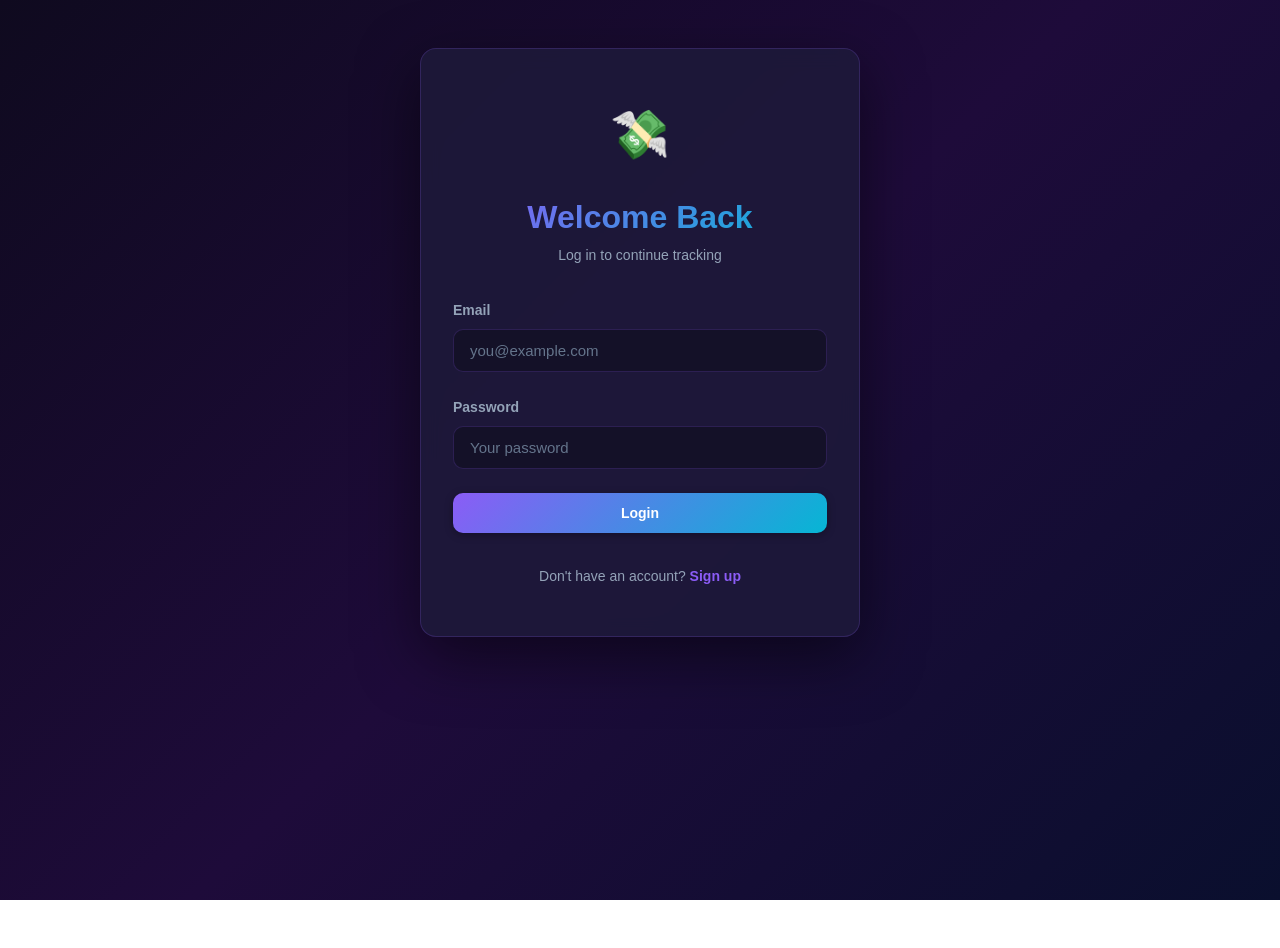
<file: app/frontend/login.html>
<!doctype html>
<html lang="en">
  <head>
    <meta charset="UTF-8" />
    <meta name="viewport" content="width=device-width, initial-scale=1.0" />
    <title>Login — Expense Tracker</title>
    <link rel="stylesheet" href="css/theme.css" />
    <link rel="stylesheet" href="css/base.css" />
    <link rel="stylesheet" href="css/components.css" />
    <link rel="stylesheet" href="css/auth.css" />
  </head>
  <body>
    <div class="auth-container">
      <div class="auth-logo">💸</div>
      <h1>Welcome Back</h1>
      <p class="auth-subtitle">Log in to continue tracking</p>

      <div id="message" class="message"></div>

      <form id="login-form" novalidate>
        <div class="form-group">
          <label for="email">Email</label>
          <input
            type="email"
            id="email"
            name="email"
            placeholder="you@example.com"
            autocomplete="email"
            required
          />
        </div>

        <div class="form-group">
          <label for="password">Password</label>
          <input
            type="password"
            id="password"
            name="password"
            placeholder="Your password"
            autocomplete="current-password"
            required
          />
        </div>

        <button type="submit" id="submit-btn" class="btn btn-primary btn-block">
          Login
        </button>
      </form>

      <div class="auth-link">
        Don't have an account? <a href="signup.html">Sign up</a>
      </div>
    </div>

    <script src="js/config.js"></script>
    <script src="js/auth.js"></script>
  </body>
</html>
</file>
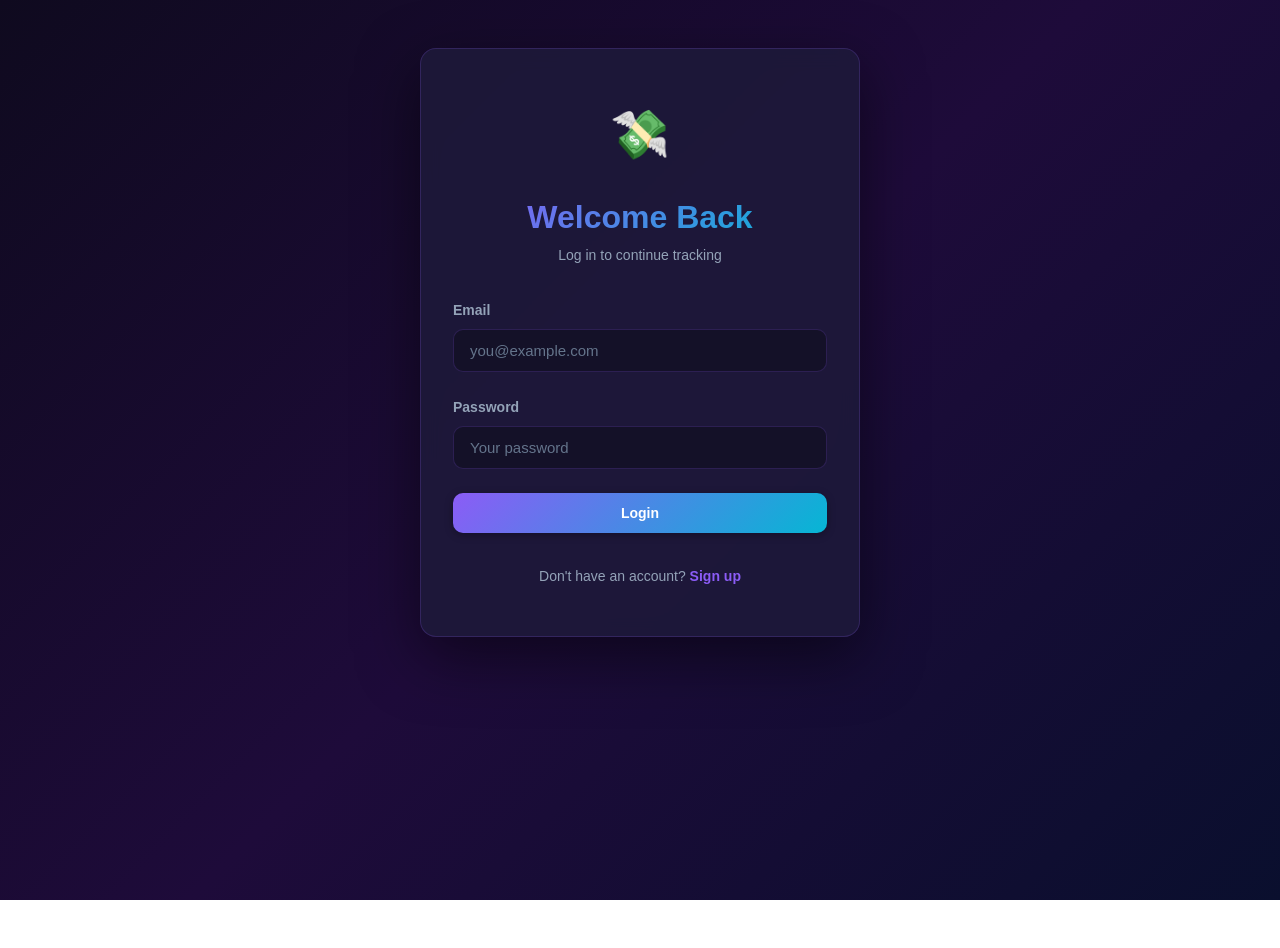
<file: app/frontend/profile.html>
<!doctype html>
<html lang="en">
  <head>
    <meta charset="UTF-8" />
    <meta name="viewport" content="width=device-width, initial-scale=1.0" />
    <title>Profile — Expense Tracker</title>
    <link rel="stylesheet" href="css/theme.css" />
    <link rel="stylesheet" href="css/base.css" />
    <link rel="stylesheet" href="css/components.css" />
    <link rel="stylesheet" href="css/layout.css" />
    <link rel="stylesheet" href="css/profile.css" />
  </head>
  <body>
    <div class="page-container">
      <!-- ===== NAV ===== -->
      <nav class="navbar">
        <div class="nav-links">
          <a href="index.html">Dashboard</a>
          <a href="transactions.html">Transactions</a>
          <a href="categories.html">Categories</a>
          <a href="profile.html" class="active">Profile</a>
        </div>
        <div class="user-info">
          <span>👤 <span id="nav-user-name">User</span></span>
          <button class="btn btn-secondary" id="logout-btn">Logout</button>
        </div>
      </nav>

      <!-- ===== HEADER ===== -->
      <div class="page-header">
        <h2>Profile</h2>
      </div>

      <div id="message" class="message"></div>

      <!-- ===== PROFILE CARDS ===== -->
      <div class="profile-grid">
        <!-- Account info -->
        <div class="profile-card account-card">
          <div class="profile-avatar">👤</div>
          <div class="profile-info">
            <h3 id="display-name">—</h3>
            <p id="display-email" class="profile-email">—</p>
          </div>
        </div>

        <!-- Change name -->
        <div class="profile-card">
          <h3>Change Name</h3>
          <p class="profile-card-desc">Update your display name</p>

          <div id="name-message" class="message"></div>

          <div class="form-group">
            <label for="name-input">New name</label>
            <input
              type="text"
              id="name-input"
              placeholder="Your name"
              minlength="2"
              maxlength="50"
              autocomplete="name"
            />
          </div>

          <button class="btn btn-primary" id="save-name-btn">Save Name</button>
        </div>

        <!-- Change password -->
        <div class="profile-card">
          <h3>Change Password</h3>
          <p class="profile-card-desc">
            Choose a strong password (8–56 characters)
          </p>

          <div id="password-message" class="message"></div>

          <div class="form-group">
            <label for="current-password">Current password</label>
            <input
              type="password"
              id="current-password"
              placeholder="Your current password"
              autocomplete="current-password"
            />
          </div>

          <div class="form-group">
            <label for="new-password">New password</label>
            <input
              type="password"
              id="new-password"
              placeholder="At least 8 characters"
              minlength="8"
              maxlength="56"
              autocomplete="new-password"
            />
          </div>

          <div class="form-group">
            <label for="confirm-new-password">Confirm new password</label>
            <input
              type="password"
              id="confirm-new-password"
              placeholder="Repeat new password"
              autocomplete="new-password"
            />
          </div>

          <button class="btn btn-primary" id="save-password-btn">
            Save Password
          </button>
        </div>

        <!-- Danger zone -->
        <div class="profile-card danger-card">
          <h3>⚠️ Danger Zone</h3>
          <p class="profile-card-desc">
            Deleting your account will permanently remove all your transactions
            and categories. <strong>This action cannot be undone.</strong>
          </p>

          <button class="btn btn-danger" id="delete-account-btn">
            Delete Account
          </button>
        </div>
      </div>
    </div>

    <script src="js/config.js"></script>
    <script src="js/profile.js"></script>
  </body>
</html>
</file>
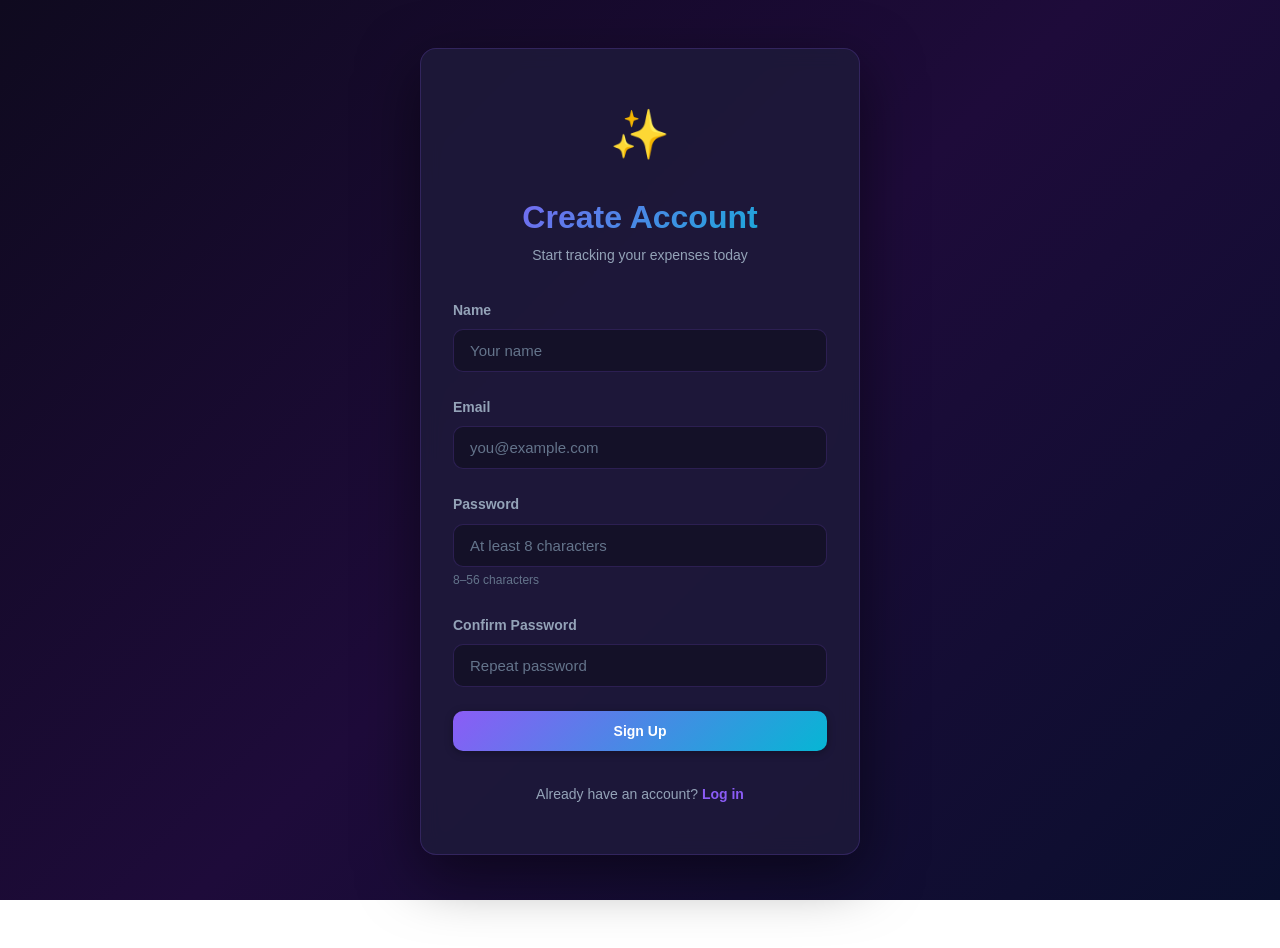
<file: app/frontend/signup.html>
<!doctype html>
<html lang="en">
  <head>
    <meta charset="UTF-8" />
    <meta name="viewport" content="width=device-width, initial-scale=1.0" />
    <title>Sign Up — Expense Tracker</title>
    <link rel="stylesheet" href="css/theme.css" />
    <link rel="stylesheet" href="css/base.css" />
    <link rel="stylesheet" href="css/components.css" />
    <link rel="stylesheet" href="css/auth.css" />
  </head>
  <body>
    <div class="auth-container">
      <div class="auth-logo">✨</div>
      <h1>Create Account</h1>
      <p class="auth-subtitle">Start tracking your expenses today</p>

      <div id="message" class="message"></div>

      <form id="signup-form" novalidate>
        <div class="form-group">
          <label for="name">Name</label>
          <input
            type="text"
            id="name"
            name="name"
            placeholder="Your name"
            minlength="2"
            maxlength="50"
            autocomplete="name"
            required
          />
        </div>

        <div class="form-group">
          <label for="email">Email</label>
          <input
            type="email"
            id="email"
            name="email"
            placeholder="you@example.com"
            autocomplete="email"
            required
          />
        </div>

        <div class="form-group">
          <label for="password">Password</label>
          <input
            type="password"
            id="password"
            name="password"
            placeholder="At least 8 characters"
            minlength="8"
            maxlength="56"
            autocomplete="new-password"
            required
          />
          <div class="password-hint">8–56 characters</div>
        </div>

        <div class="form-group">
          <label for="confirm_password">Confirm Password</label>
          <input
            type="password"
            id="confirm_password"
            name="confirm_password"
            placeholder="Repeat password"
            autocomplete="new-password"
            required
          />
        </div>

        <button type="submit" id="submit-btn" class="btn btn-primary btn-block">
          Sign Up
        </button>
      </form>

      <div class="auth-link">
        Already have an account? <a href="login.html">Log in</a>
      </div>
    </div>

    <script src="js/config.js"></script>
    <script src="js/auth.js"></script>
  </body>
</html>
</file>
<file: app/frontend/css/theme.css>
:root {
  /* ===== BACKGROUND ===== */
  --bg-primary: #0f0a1f;
  --bg-secondary: #1a0f2e;
  --bg-gradient: linear-gradient(135deg, #0f0a1f 0%, #1e0b3a 50%, #0a0f2e 100%);
  --bg-card: rgba(30, 27, 58, 0.85);
  --bg-card-hover: rgba(40, 35, 75, 0.95);
  --bg-input: rgba(20, 17, 40, 0.9);

  /* ===== ACCENT ===== */
  --accent: #8b5cf6;
  --accent-hover: #a78bfa;
  --accent-secondary: #06b6d4;
  --accent-gradient: linear-gradient(135deg, #8b5cf6 0%, #06b6d4 100%);
  --accent-gradient-hover: linear-gradient(135deg, #a78bfa 0%, #22d3ee 100%);

  /* ===== TEXT ===== */
  --text-primary: #e2e8f0;
  --text-secondary: #94a3b8;
  --text-muted: #64748b;

  /* ===== BORDERS ===== */
  --border: rgba(139, 92, 246, 0.2);
  --border-hover: rgba(139, 92, 246, 0.5);
  --border-focus: #8b5cf6;

  /* ===== STATUS ===== */
  --success: #10b981;
  --success-bg: rgba(16, 185, 129, 0.1);
  --error: #f43f5e;
  --error-bg: rgba(244, 63, 94, 0.1);
  --warning: #f59e0b;
  --warning-bg: rgba(245, 158, 11, 0.1);

  /* ===== SHADOWS ===== */
  --shadow-sm: 0 2px 8px rgba(0, 0, 0, 0.3);
  --shadow-md: 0 8px 24px rgba(0, 0, 0, 0.4);
  --shadow-lg: 0 20px 60px rgba(0, 0, 0, 0.5);
  --shadow-glow: 0 0 24px rgba(139, 92, 246, 0.35);

  /* ===== RADIUS ===== */
  --radius-sm: 6px;
  --radius: 10px;
  --radius-lg: 16px;
  --radius-full: 999px;

  /* ===== SPACING ===== */
  --space-xs: 4px;
  --space-sm: 8px;
  --space-md: 16px;
  --space-lg: 24px;
  --space-xl: 32px;
  --space-2xl: 48px;

  /* ===== TRANSITIONS ===== */
  --transition: 0.2s ease;
}
</file>
<file: app/frontend/css/base.css>
* {
  margin: 0;
  padding: 0;
  box-sizing: border-box;
}

html {
  scroll-behavior: smooth;
}

body {
  font-family: "Inter", "Segoe UI", Tahoma, Geneva, Verdana, sans-serif;
  background: var(--bg-gradient);
  background-attachment: fixed;
  min-height: 100vh;
  color: var(--text-primary);
  line-height: 1.6;
  -webkit-font-smoothing: antialiased;
}

/* ===== SCROLLBAR ===== */
::-webkit-scrollbar {
  width: 10px;
  height: 10px;
}

::-webkit-scrollbar-track {
  background: var(--bg-secondary);
}

::-webkit-scrollbar-thumb {
  background: var(--border-hover);
  border-radius: var(--radius-full);
}

::-webkit-scrollbar-thumb:hover {
  background: var(--accent);
}

/* ===== TYPOGRAPHY ===== */
h1,
h2,
h3,
h4,
h5,
h6 {
  color: var(--text-primary);
  font-weight: 700;
  line-height: 1.2;
}

h1 {
  font-size: 2rem;
}
h2 {
  font-size: 1.5rem;
}
h3 {
  font-size: 1.25rem;
}
h4 {
  font-size: 1.1rem;
}

a {
  color: var(--accent);
  text-decoration: none;
  transition: color var(--transition);
}

a:hover {
  color: var(--accent-hover);
}

/* ===== SELECTION ===== */
::selection {
  background: var(--accent);
  color: #fff;
}
</file>
<file: app/frontend/css/components.css>
/* ===== BUTTONS ===== */
.btn {
  display: inline-flex;
  align-items: center;
  justify-content: center;
  gap: var(--space-sm);
  padding: 12px 20px;
  border: none;
  border-radius: var(--radius);
  font-size: 14px;
  font-weight: 600;
  font-family: inherit;
  cursor: pointer;
  transition: all var(--transition);
  white-space: nowrap;
}

.btn:disabled {
  opacity: 0.5;
  cursor: not-allowed;
}

.btn-primary {
  background: var(--accent-gradient);
  color: #fff;
  box-shadow: var(--shadow-sm);
}

.btn-primary:hover:not(:disabled) {
  background: var(--accent-gradient-hover);
  box-shadow: var(--shadow-glow);
  transform: translateY(-1px);
}

.btn-primary:active:not(:disabled) {
  transform: translateY(0);
}

.btn-secondary {
  background: var(--bg-card);
  color: var(--text-primary);
  border: 1px solid var(--border);
}

.btn-secondary:hover:not(:disabled) {
  background: var(--bg-card-hover);
  border-color: var(--border-hover);
}

.btn-danger {
  background: var(--error-bg);
  color: var(--error);
  border: 1px solid var(--error);
}

.btn-danger:hover:not(:disabled) {
  background: var(--error);
  color: #fff;
}

.btn-icon {
  padding: 8px 12px;
  background: transparent;
  border: 1px solid var(--border);
  border-radius: var(--radius-sm);
  color: var(--text-secondary);
  cursor: pointer;
  transition: all var(--transition);
}

.btn-icon:hover {
  background: var(--bg-card-hover);
  border-color: var(--border-hover);
  color: var(--text-primary);
}

.btn-block {
  width: 100%;
}

/* ===== INPUTS ===== */
.form-group {
  margin-bottom: var(--space-lg);
}

label {
  display: block;
  margin-bottom: var(--space-sm);
  font-size: 14px;
  font-weight: 600;
  color: var(--text-secondary);
}

input,
select,
textarea {
  width: 100%;
  padding: 12px 16px;
  background: var(--bg-input);
  border: 1px solid var(--border);
  border-radius: var(--radius);
  font-size: 15px;
  font-family: inherit;
  color: var(--text-primary);
  outline: none;
  transition: all var(--transition);
}

input::placeholder,
textarea::placeholder {
  color: var(--text-muted);
}

input:focus,
select:focus,
textarea:focus {
  border-color: var(--border-focus);
  box-shadow: 0 0 0 3px rgba(139, 92, 246, 0.15);
}

input:invalid:not(:placeholder-shown) {
  border-color: var(--error);
}

textarea {
  resize: vertical;
  min-height: 80px;
}

/* ===== CARDS ===== */
.card {
  background: var(--bg-card);
  border: 1px solid var(--border);
  border-radius: var(--radius-lg);
  padding: var(--space-lg);
  transition: all var(--transition);
}

.card:hover {
  border-color: var(--border-hover);
}

/* ===== MESSAGES ===== */
.message {
  padding: 12px 16px;
  border-radius: var(--radius);
  margin-bottom: var(--space-md);
  font-size: 14px;
  display: none;
}

.message.show {
  display: block;
}

.message.error {
  background: var(--error-bg);
  color: var(--error);
  border: 1px solid var(--error);
}

.message.success {
  background: var(--success-bg);
  color: var(--success);
  border: 1px solid var(--success);
}

/* ===== TOOLBAR ===== */
.toolbar {
  display: flex;
  gap: var(--space-md);
  margin-bottom: var(--space-lg);
  flex-wrap: wrap;
}

.toolbar input,
.toolbar select {
  flex: 1;
  min-width: 180px;
}

/* ===== EMPTY STATE ===== */
.empty-state {
  text-align: center;
  padding: var(--space-2xl) var(--space-lg);
  color: var(--text-muted);
}

.empty-state .emoji {
  font-size: 64px;
  margin-bottom: var(--space-md);
  opacity: 0.6;
}

.empty-state h3 {
  color: var(--text-secondary);
  margin-bottom: var(--space-sm);
}
</file>
<file: app/frontend/css/auth.css>
.auth-container {
  width: 100%;
  max-width: 440px;
  margin: var(--space-2xl) auto;
  padding: var(--space-2xl) var(--space-xl);
  background: var(--bg-card);
  border: 1px solid var(--border);
  border-radius: var(--radius-lg);
  box-shadow: var(--shadow-lg);
  backdrop-filter: blur(10px);
  animation: fadeIn 0.4s ease-out;
}

@keyframes fadeIn {
  from {
    opacity: 0;
    transform: translateY(10px);
  }
  to {
    opacity: 1;
    transform: translateY(0);
  }
}

.auth-logo {
  text-align: center;
  margin-bottom: var(--space-lg);
  font-size: 48px;
}

.auth-container h1 {
  text-align: center;
  margin-bottom: var(--space-sm);
  background: var(--accent-gradient);
  -webkit-background-clip: text;
  -webkit-text-fill-color: transparent;
  background-clip: text;
}

.auth-subtitle {
  text-align: center;
  color: var(--text-secondary);
  margin-bottom: var(--space-xl);
  font-size: 14px;
}

.password-hint {
  font-size: 12px;
  color: var(--text-muted);
  margin-top: var(--space-xs);
}

.auth-link {
  text-align: center;
  margin-top: var(--space-xl);
  font-size: 14px;
  color: var(--text-secondary);
}

.auth-link a {
  font-weight: 600;
}

/* ===== AUTH RESPONSIVE ===== */
@media (max-width: 480px) {
  .auth-container {
    padding: var(--space-xl) var(--space-md);
    margin: var(--space-md);
  }
}
</file>
<file: app/frontend/css/layout.css>
/* ===== PAGE CONTAINER ===== */
.page-container {
  width: 100%;
  max-width: 1200px;
  margin: var(--space-xl) auto;
  padding: var(--space-xl);
  background: var(--bg-card);
  border: 1px solid var(--border);
  border-radius: var(--radius-lg);
  box-shadow: var(--shadow-md);
  min-height: 80vh;
  backdrop-filter: blur(10px);
}

/* ===== NAVBAR ===== */
.navbar {
  display: flex;
  justify-content: space-between;
  align-items: center;
  margin-bottom: var(--space-xl);
  padding-bottom: var(--space-md);
  border-bottom: 1px solid var(--border);
  flex-wrap: wrap;
  gap: var(--space-md);
}

.nav-links {
  display: flex;
  gap: var(--space-xs);
  flex-wrap: wrap;
}

.nav-links a {
  padding: 10px 16px;
  border-radius: var(--radius);
  color: var(--text-secondary);
  font-weight: 600;
  font-size: 14px;
  transition: all var(--transition);
}

.nav-links a:hover {
  background: var(--bg-card-hover);
  color: var(--text-primary);
}

.nav-links a.active {
  background: var(--accent-gradient);
  color: #fff;
  box-shadow: var(--shadow-glow);
}

.user-info {
  display: flex;
  align-items: center;
  gap: var(--space-md);
  font-size: 14px;
  color: var(--text-secondary);
}

/* ===== PAGE HEADER ===== */
.page-header {
  display: flex;
  justify-content: space-between;
  align-items: center;
  margin-bottom: var(--space-lg);
  flex-wrap: wrap;
  gap: var(--space-md);
}

.page-header h2 {
  font-size: 24px;
}

/* ===== MODAL ===== */
.modal-overlay {
  display: none;
  position: fixed;
  inset: 0;
  background: rgba(0, 0, 0, 0.7);
  backdrop-filter: blur(4px);
  justify-content: center;
  align-items: center;
  z-index: 1000;
  padding: var(--space-lg);
}

.modal-overlay.show {
  display: flex;
}

.modal {
  background: var(--bg-secondary);
  border: 1px solid var(--border);
  border-radius: var(--radius-lg);
  padding: var(--space-xl);
  width: 100%;
  max-width: 480px;
  box-shadow: var(--shadow-lg);
  animation: modalIn 0.2s ease-out;
  max-height: 90vh;
  overflow-y: auto;
}

@keyframes modalIn {
  from {
    opacity: 0;
    transform: scale(0.95);
  }
  to {
    opacity: 1;
    transform: scale(1);
  }
}

.modal h3 {
  margin-bottom: var(--space-lg);
}

.modal-actions {
  display: flex;
  gap: var(--space-md);
  margin-top: var(--space-lg);
}

.modal-actions .btn {
  flex: 1;
}

/* ===== RESPONSIVE ===== */
@media (max-width: 768px) {
  .page-container {
    padding: var(--space-md);
    margin: var(--space-md);
  }

  .nav-links a {
    padding: 8px 12px;
    font-size: 13px;
  }
}
</file>
<file: app/frontend/css/profile.css>
.profile-grid {
  display: grid;
  grid-template-columns: repeat(auto-fit, minmax(340px, 1fr));
  gap: var(--space-lg);
  margin-top: var(--space-md);
}

/* ===== ACCOUNT CARD ===== */
.profile-card {
  background: var(--bg-card);
  border: 1px solid var(--border);
  border-radius: var(--radius-lg);
  padding: var(--space-xl);
  transition: all var(--transition);
}

.profile-card:hover {
  border-color: var(--border-hover);
}

.profile-card h3 {
  margin-bottom: var(--space-sm);
  color: var(--text-primary);
}

.profile-card-desc {
  font-size: 13px;
  color: var(--text-secondary);
  margin-bottom: var(--space-lg);
  line-height: 1.6;
}

.profile-card-desc strong {
  color: var(--error);
}

/* ===== ACCOUNT HEADER ===== */
.profile-card.account-card {
  display: flex;
  align-items: center;
  gap: var(--space-lg);
}

.profile-avatar {
  width: 80px;
  height: 80px;
  display: flex;
  align-items: center;
  justify-content: center;
  font-size: 40px;
  background: var(--accent-gradient);
  border-radius: 50%;
  flex-shrink: 0;
  box-shadow: var(--shadow-glow);
}

.profile-info {
  min-width: 0;
}

.profile-info h3 {
  font-size: 20px;
  margin-bottom: var(--space-xs);
  word-break: break-word;
}

.profile-email {
  font-size: 14px;
  color: var(--text-secondary);
  word-break: break-all;
}

/* ===== DANGER ZONE ===== */
.profile-card.danger-card {
  border-color: rgba(244, 63, 94, 0.4);
  background: linear-gradient(
    135deg,
    rgba(244, 63, 94, 0.05) 0%,
    rgba(244, 63, 94, 0.02) 100%
  );
}

.profile-card.danger-card:hover {
  border-color: var(--error);
}

.profile-card.danger-card h3 {
  color: var(--error);
}

.profile-card.danger-card .btn-danger {
  width: 100%;
}

/* ===== RESPONSIVE ===== */
@media (max-width: 600px) {
  .profile-grid {
    grid-template-columns: 1fr;
  }

  .profile-card {
    padding: var(--space-lg);
  }

  .profile-avatar {
    width: 64px;
    height: 64px;
    font-size: 32px;
  }
}
</file>
